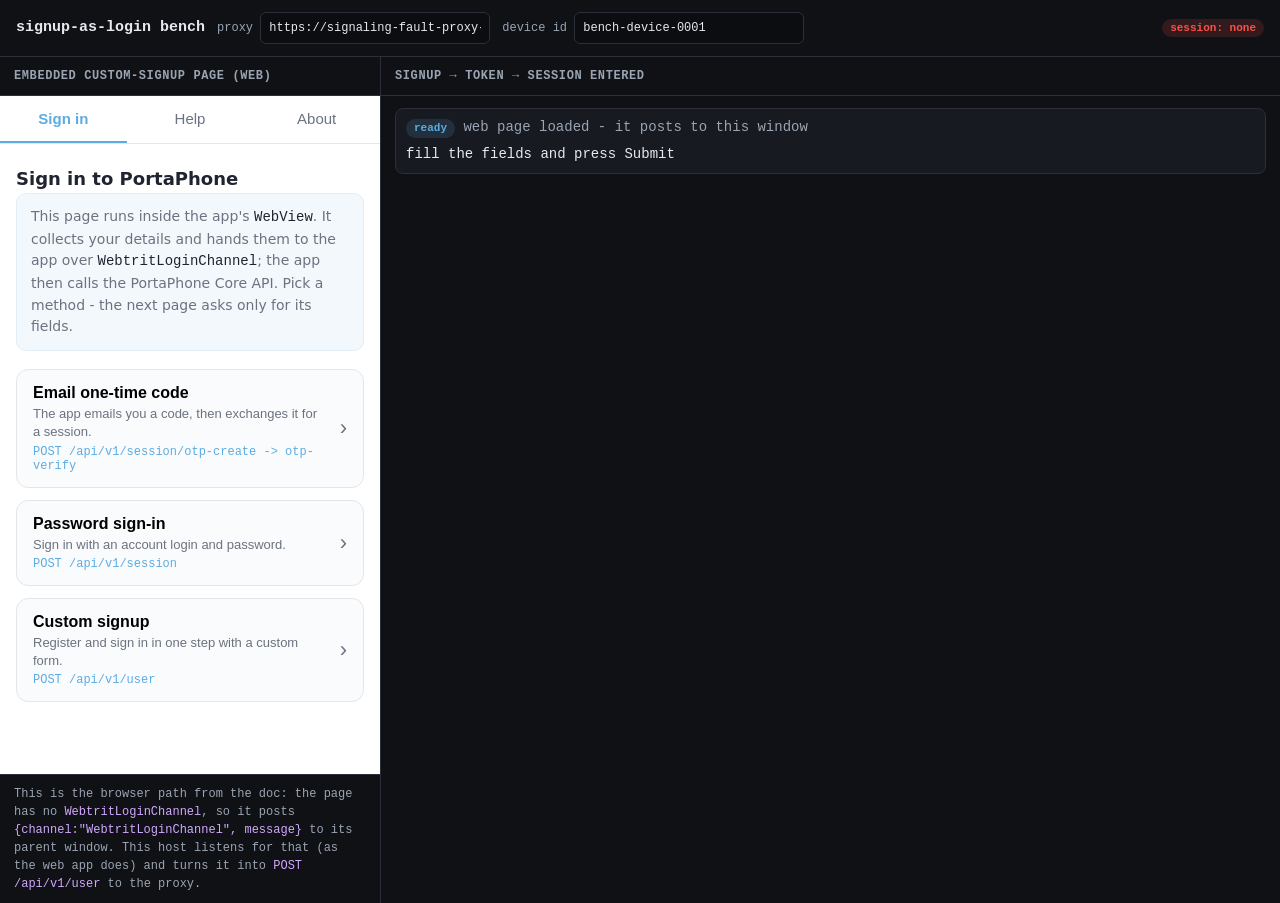
<file: testbench/client.html>
<!DOCTYPE html>
<html lang="en">
<head>
<meta charset="UTF-8">
<meta name="viewport" content="width=device-width, initial-scale=1.0">
<title>signup-as-login bench</title>
<style>
  :root { --bg:#0f1115; --panel:#171a21; --line:#2a2f3a; --fg:#e6e9ef; --muted:#9aa4b2;
          --ok:#3fb950; --err:#f85149; --accent:#5CACE3; }
  * { box-sizing: border-box; }
  body { margin:0; font:14px/1.5 ui-monospace,SFMono-Regular,Menlo,monospace; background:var(--bg); color:var(--fg); }
  header { padding:12px 16px; border-bottom:1px solid var(--line); display:flex; gap:12px; align-items:center; flex-wrap:wrap; }
  header h1 { font-size:15px; margin:0; font-weight:600; }
  header label { color:var(--muted); font-size:12px; }
  header input { background:#0b0d11; color:var(--fg); border:1px solid var(--line); border-radius:6px; padding:6px 8px; font:inherit; min-width:230px; }
  main { display:grid; grid-template-columns:380px 1fr; gap:0; height:calc(100vh - 54px); }
  @media (max-width:760px){ main{ grid-template-columns:1fr; height:auto; } }
  .pane { min-height:0; display:flex; flex-direction:column; }
  .pane + .pane { border-left:1px solid var(--line); }
  .pane h2 { font-size:12px; text-transform:uppercase; letter-spacing:.05em; color:var(--muted); margin:0; padding:10px 14px; border-bottom:1px solid var(--line); }
  iframe { flex:1; width:100%; border:0; background:#fff; min-height:520px; }
  #log { flex:1; overflow:auto; margin:0; padding:12px 14px; white-space:pre-wrap; word-break:break-word; }
  .row { padding:8px 10px; border:1px solid var(--line); border-radius:8px; margin-bottom:10px; background:var(--panel); }
  .row .k { color:var(--muted); }
  .tag { display:inline-block; padding:1px 8px; border-radius:999px; font-size:11px; font-weight:600; }
  .tag.send { background:rgba(92,172,227,.15); color:var(--accent); }
  .tag.ok { background:rgba(63,185,80,.15); color:var(--ok); }
  .tag.err { background:rgba(248,81,73,.15); color:var(--err); }
  code { color:#d2a8ff; }
  .hint { color:var(--muted); padding:10px 14px; border-top:1px solid var(--line); font-size:12px; }
</style>
</head>
<body>
<header>
  <h1>signup-as-login bench</h1>
  <label>proxy <input id="proxy" value="https://signaling-fault-proxy-serdun.fly.dev"></label>
  <label>device id <input id="device" value="bench-device-0001"></label>
  <span id="session" class="tag err" style="margin-left:auto">session: none</span>
</header>
<main>
  <section class="pane">
    <h2>embedded custom-signup page (web)</h2>
    <iframe id="page" src="embedded/custom_signup_tabs.html?localeName=en"></iframe>
    <div class="hint">This is the browser path from the doc: the page has no <code>WebtritLoginChannel</code>, so it posts <code>{channel:"WebtritLoginChannel", message}</code> to its parent window. This host listens for that (as the web app does) and turns it into <code>POST /api/v1/user</code> to the proxy.</div>
  </section>
  <section class="pane">
    <h2>signup &rarr; token &rarr; session entered</h2>
    <div id="log"></div>
  </section>
</main>

<script>
const $ = (id) => document.getElementById(id);
const log = $("log");

function card(tagClass, tagText, title, obj) {
  const row = document.createElement("div");
  row.className = "row";
  row.innerHTML =
    `<div><span class="tag ${tagClass}">${tagText}</span> <span class="k">${title}</span></div>` +
    `<pre style="margin:6px 0 0">${escapeHtml(typeof obj === "string" ? obj : JSON.stringify(obj, null, 2))}</pre>`;
  log.prepend(row);
  return row;
}
function escapeHtml(s){ return s.replace(/[&<>]/g, c => ({'&':'&amp;','<':'&lt;','>':'&gt;'}[c])); }

// The app's side of the embedded flow: receive the signup message, build the
// SessionUserCredential body the app would send, and POST it to the proxy.
async function onSignup(message) {
  let parsed;
  try { parsed = JSON.parse(message); } catch { return card("err", "bad", "unparseable channel message", message); }
  if (parsed.event !== "signup") return card("send", parsed.event || "?", "ignored channel event", parsed);

  const data = parsed.data || {};
  const tenantId = data.tenant_id;
  const base = $("proxy").value.replace(/\/$/, "");
  const url = tenantId ? `${base}/tenant/${encodeURIComponent(tenantId)}/api/v1/user`
                       : `${base}/api/v1/user`;

  // The device identity + the form data, as the app's api client sends for createUser. A real web
  // app sends type "web" with a bundle_id registered on the Core (WEBTRIT_APP_WEB_BUNDLE_ID); here
  // we use the identity the test Core already accepts so the demo completes.
  const body = { identifier: $("device").value, type: "android", ...data };

  card("send", "POST", url, body);
  let payload;
  try {
    const res = await fetch(url, {
      method: "POST",
      headers: { "content-type": "application/json" },
      body: JSON.stringify(body),
    });
    const text = await res.text();
    try { payload = JSON.parse(text); } catch { payload = text; }
    if (!(res.ok && payload && payload.token)) {
      card("err", res.status, "no token - signup was not turned into a login", payload);
      return;
    }
    card("ok", res.status, "signup returned a session token", payload);
  } catch (e) {
    return card("err", "network", "request failed (proxy up? CORS?)", String(e));
  }

  // A token is not a session yet. Enter it the way the app does right after login:
  // GET /api/v1/user with the Bearer. Only a 200 here means we are really logged in.
  await enterSession(base, tenantId, payload.token);
}

// Use the token to actually enter the session - fetch the live profile, as the app
// does with getUserInfo(token) once a login succeeds.
async function enterSession(base, tenantId, token) {
  const url = tenantId ? `${base}/tenant/${encodeURIComponent(tenantId)}/api/v1/user`
                       : `${base}/api/v1/user`;
  card("send", "GET", url + "   (Authorization: Bearer " + token + ")", "entering the session…");
  try {
    const res = await fetch(url, { headers: { authorization: "Bearer " + token } });
    const text = await res.text();
    let profile; try { profile = JSON.parse(text); } catch { profile = text; }
    if (res.ok) {
      const who = profile.email || (profile.first_name + " " + profile.last_name) || "user";
      card("ok", res.status, "LOGGED IN - session is live, this is the account behind it", profile);
      setSession(true, who);
    } else {
      card("err", res.status, "token was rejected - not logged in", profile);
      setSession(false);
    }
  } catch (e) {
    card("err", "network", "could not enter the session", String(e));
    setSession(false);
  }
}

function setSession(active, who) {
  const el = $("session");
  el.className = "tag " + (active ? "ok" : "err");
  el.textContent = active ? ("session: active (" + who + ")") : "session: none";
}

// Browser (web) path: the page has no WebtritLoginChannel, so it posts to its parent window.
// We listen for those posts, exactly as the web app does - no channel is injected.
window.addEventListener("message", (e) => {
  const d = e.data;
  if (d && d.channel === "WebtritLoginChannel" && typeof d.message === "string") onSignup(d.message);
});
$("page").addEventListener("load", () =>
  card("send", "ready", "web page loaded - it posts to this window", "fill the fields and press Submit"));
</script>
</body>
</html>
</file>
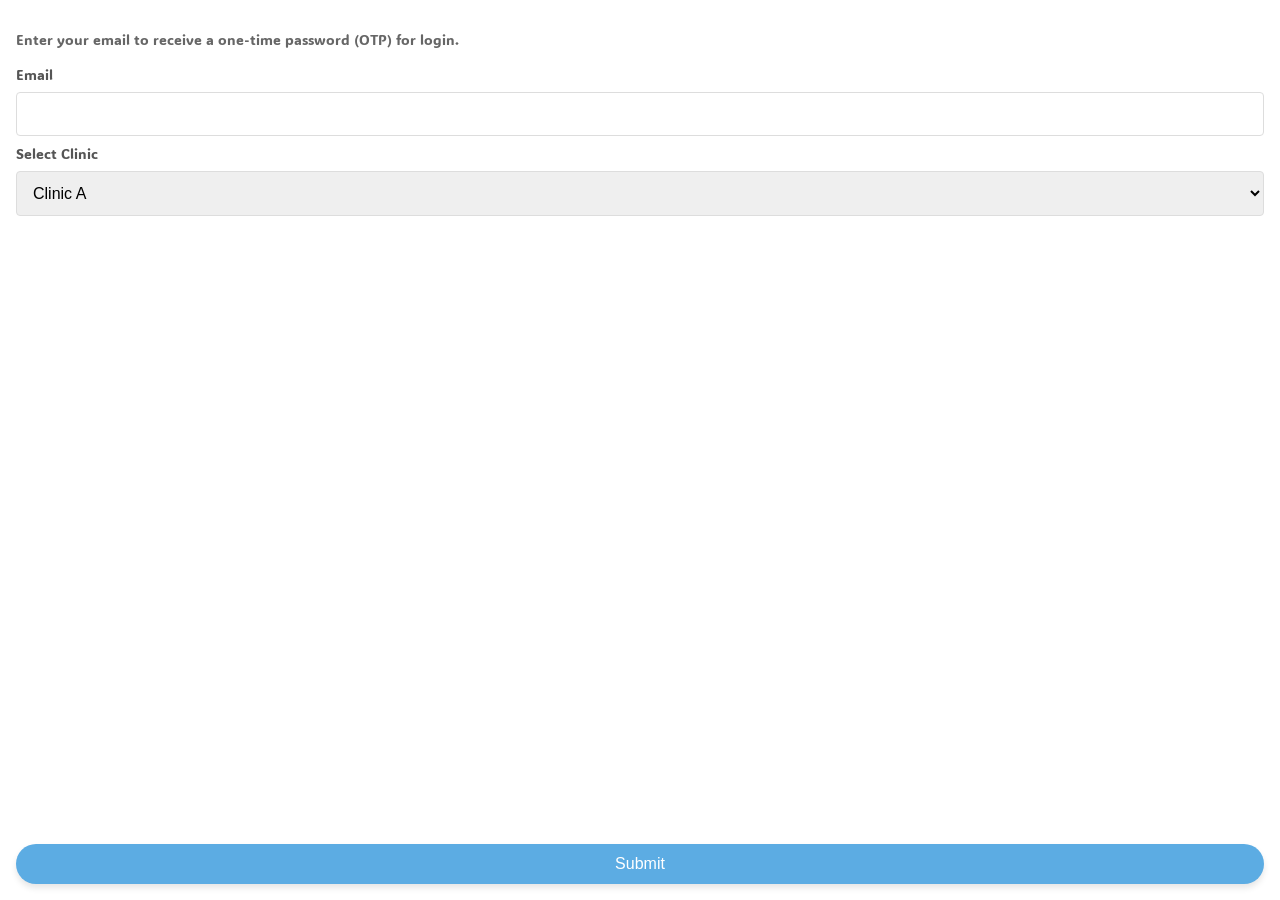
<file: testbench/embedded/custom_signup_patient.html>
<!DOCTYPE html>
<html lang="en">

<head>
    <meta charset="UTF-8">
    <meta name="viewport" content="width=device-width, initial-scale=1.0">
    <title>OTP Login</title>
    <style>
        @import url('https://fonts.googleapis.com/css2?family=ADLaM+Display&display=swap');

        body {
            font-family: 'ADLaM Display', cursive;
            display: flex;
            flex-direction: column;
            justify-content: space-between;
            min-height: 100vh;
            margin: 0;
        }

        .form-container {
            padding: 16px;
            margin-bottom: 80px;
        }

        .description {
            font-size: 14px;
            color: #666;
            margin-bottom: 16px;
        }

        .form-group {
            margin-top: 8px;
        }

        .form-group label {
            display: block;
            font-size: 14px;
            color: #555;
            margin-bottom: 8px;
        }

        .form-group input, .form-group select {
            width: 100%;
            padding: 12px;
            font-size: 16px;
            border: 1px solid #ddd;
            border-radius: 4px;
            box-sizing: border-box;
        }

        .form-group input:focus, .form-group select:focus {
            border-color: #007bff;
            outline: none;
        }

        .fixed-button {
            position: fixed;
            bottom: 16px;
            left: 16px;
            right: 16px;
            height: 40px;
            background-color: #5CACE3;
            color: white;
            font-size: 16px;
            text-align: center;
            border: none;
            border-radius: 24px;
            cursor: pointer;
            box-shadow: 0 4px 6px rgba(0, 0, 0, 0.1);
            display: flex;
            align-items: center;
            justify-content: center;
        }

        .fixed-button:disabled {
            background-color: #ddd;
            cursor: not-allowed;
        }

        .fixed-button .button-text {
            display: inline-block;
        }

        .fixed-button .spinner {
            display: none;
            width: 20px;
            height: 20px;
            border: 3px solid white;
            border-top: 3px solid #F95A14;
            border-radius: 50%;
            animation: spin 1s linear infinite;
        }

        .fixed-button.loading .button-text {
            display: none;
        }

        .fixed-button.loading .spinner {
            display: inline-block;
        }

        @keyframes spin {
            from {
                transform: rotate(0deg);
            }

            to {
                transform: rotate(360deg);
            }
        }
    </style>
</head>

<body>
<div class="form-container">
    <p class="description" id="descriptionText">
        Enter your email to receive a one-time password (OTP) for login.
    </p>
    <div class="form-group">
        <label for="email" id="emailLabel">Email</label>
        <input id="email" name="email" required>
    </div>
    <div class="form-group" style="margin-top: 8px;">
        <label for="clinic" id="clinicLabel">Select Clinic</label>
        <select id="clinic" name="clinic">
            <option value="Clinic A">Clinic A</option>
            <option value="Clinic B">Clinic B</option>
            <option value="Clinic C">Clinic C</option>
        </select>
    </div>
</div>

<button class="fixed-button" id="submitButton" onclick="handleLogin()">
    <span class="button-text" id="submitButtonText">Submit</span>
    <div class="spinner"></div>
</button>

<script>
    const translations = {
        en: {
            description: "Enter your email to receive a one-time password (OTP) for login.",
            emailLabel: "Email",
            clinicLabel: "Select Clinic",
            submitButtonText: "Submit",
            alert: "Please enter your email."
        },
        uk: {
            description: "Введіть свою електронну адресу, щоб отримати одноразовий пароль (OTP) для входу.",
            emailLabel: "Електронна пошта",
            clinicLabel: "Виберіть клініку",
            submitButtonText: "Надіслати",
            alert: "Будь ласка, введіть свою електронну адресу."
        },
        it: {
            description: "Inserisci la tua email per ricevere una password monouso (OTP) per l'accesso.",
            emailLabel: "Email",
            clinicLabel: "Seleziona Clinica",
            submitButtonText: "Invia",
            alert: "Per favore inserisci la tua email."
        }
    };

    function setLocale(locale) {
        const translation = translations[locale];
        if (!translation) return;

        document.getElementById("descriptionText").textContent = translation.description;
        document.getElementById("emailLabel").textContent = translation.emailLabel;
        document.getElementById("clinicLabel").textContent = translation.clinicLabel;
        document.getElementById("submitButtonText").textContent = translation.submitButtonText;

        window.currentLocale = locale;
    }

    function handleLogin() {
        const email = document.getElementById("email").value;
        const clinic = document.getElementById("clinic").value;

        if (!email) {
            const alertMessage = translations[window.currentLocale || "en"].alert;
            alert(alertMessage);
            return;
        }

        const json = {
            event: "signup",
            data: {
                email: email,
                clinic: clinic
            }
        };

        // In a browser (the configurator's Realtime preview) the page is an iframe with no
        // WebtritLoginChannel, so it posts to the parent window instead.
        if (window.WebtritLoginChannel) {
            WebtritLoginChannel.postMessage(JSON.stringify(json));
        } else {
            window.parent.postMessage({ channel: "WebtritLoginChannel", message: JSON.stringify(json) }, "*");
        }
    }

    setLocale("en");
</script>
</body>
</html>
</file>
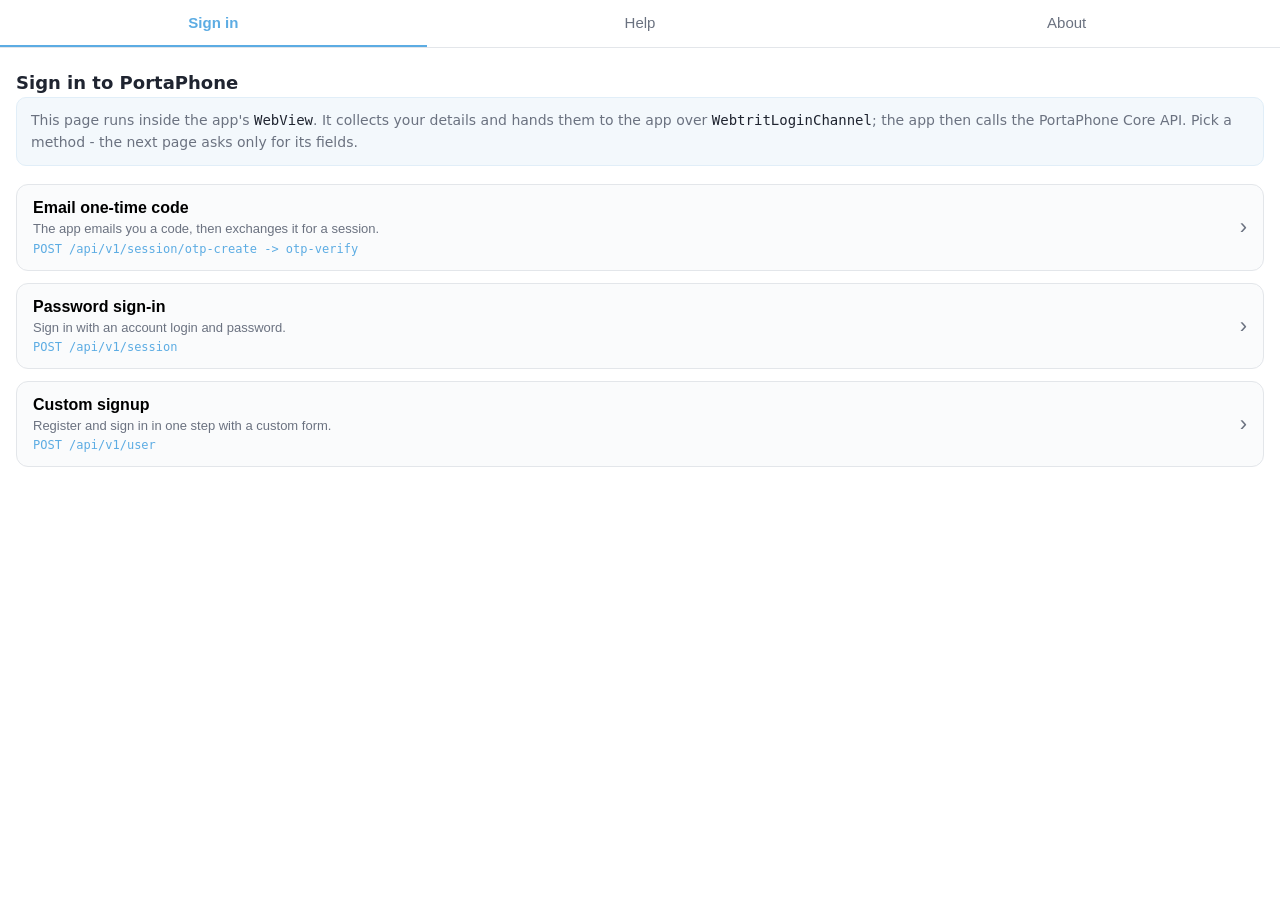
<file: testbench/embedded/custom_signup_tabs.html>
<!DOCTYPE html>
<html lang="en">
<head>
<meta charset="UTF-8">
<meta name="viewport" content="width=device-width, initial-scale=1.0, viewport-fit=cover">
<title>Custom signup</title>
<style>
  :root { --accent:#5CACE3; --accent-press:#4a97cb; --line:#e3e6ea; --muted:#6b7280; --bg:#fff; --fg:#1f2430;
          /* safe-area insets: filled from the app's onMediaQueryReady, env() is the fallback */
          --safe-top: env(safe-area-inset-top); --safe-bottom: env(safe-area-inset-bottom); }
  * { box-sizing: border-box; }
  html,body { height:100%; }
  body { margin:0; font-family:-apple-system,Segoe UI,Roboto,system-ui,sans-serif; color:var(--fg);
         background:var(--bg); display:flex; flex-direction:column; min-height:100vh; }

  .tabs { display:flex; border-bottom:1px solid var(--line); position:sticky; top:0; background:var(--bg); z-index:2;
          padding-top:var(--safe-top); }
  .tab { flex:1; padding:14px 8px; text-align:center; font-size:15px; color:var(--muted);
         background:none; border:0; border-bottom:2px solid transparent; cursor:pointer; }
  .tab.active { color:var(--accent); border-bottom-color:var(--accent); font-weight:600; }

  .page { flex:1; padding:20px 16px 96px; }
  .hidden { display:none !important; }
  h2 { font-size:18px; margin:4px 0 4px; }
  .desc { color:var(--muted); font-size:14px; margin:0 0 18px; }

  .method { width:100%; display:flex; align-items:center; gap:12px; padding:14px 16px; margin-bottom:12px;
            border:1px solid var(--line); border-radius:12px; background:#fafbfc; cursor:pointer; text-align:left; }
  .method:hover { border-color:var(--accent); }
  .method .body { display:flex; flex-direction:column; gap:3px; min-width:0; }
  .method .name { font-size:16px; font-weight:600; }
  .method .blurb { font-size:13px; color:var(--muted); line-height:1.4; }
  .method .api { font-family:ui-monospace,Menlo,monospace; font-size:12px; color:var(--accent); }
  .method .chev { margin-left:auto; color:var(--muted); font-size:22px; }

  .lead { font-size:14px; color:var(--muted); line-height:1.55; margin:0 0 18px;
          padding:12px 14px; background:#f3f8fc; border:1px solid #e1eef8; border-radius:10px; }
  .lead code { font-family:ui-monospace,Menlo,monospace; color:var(--fg); }
  .note { font-size:13px; color:var(--muted); line-height:1.5; margin:4px 0 0;
          padding:10px 12px; background:#fffaf0; border:1px solid #f1e3c4; border-radius:10px; }
  .note code { font-family:ui-monospace,Menlo,monospace; color:var(--fg); }

  .group { margin-top:14px; }
  .group label { display:block; font-size:13px; color:#555; margin-bottom:6px; }
  .group .opt { color:var(--muted); font-weight:400; }
  .group input, .group select { width:100%; padding:12px; font-size:16px; border:1px solid var(--line);
            border-radius:8px; background:#fff; }
  .group input:focus, .group select:focus { border-color:var(--accent); outline:none; }

  .back { background:none; border:0; color:var(--accent); font-size:15px; padding:0; margin-bottom:12px; cursor:pointer; }

  .fab { position:fixed; left:16px; right:16px; bottom:calc(16px + var(--safe-bottom)); height:48px; border:0; border-radius:24px;
         background:var(--accent); color:#fff; font-size:16px; cursor:pointer; display:flex; align-items:center; justify-content:center;
         box-shadow:0 6px 14px rgba(0,0,0,.15); }
  .fab:disabled { background:#cfd4da; cursor:not-allowed; }
  .fab.loading .label { visibility:hidden; }
  .fab .spin { position:absolute; width:20px; height:20px; border:3px solid rgba(255,255,255,.5); border-top-color:#fff;
               border-radius:50%; animation:spin 1s linear infinite; display:none; }
  .fab.loading .spin { display:block; }
  @keyframes spin { to { transform:rotate(360deg); } }

  .info { color:var(--muted); font-size:14px; line-height:1.6; }
  .info code { font-family:ui-monospace,Menlo,monospace; color:var(--fg); }
</style>
</head>
<body>

<div class="tabs">
  <button class="tab active" data-tab="login" id="tabLoginBtn">Sign in</button>
  <button class="tab" data-tab="help">Help</button>
  <button class="tab" data-tab="about">About</button>
</div>

<!-- Sign in tab: step 1 picks a method (a representation of the API from the web UI),
     step 2 (next page) asks that method's fields -->
<section class="page" id="tab-login">
  <div id="methods">
    <h2 id="methodsTitle">Sign in to PortaPhone</h2>
    <p class="lead" id="methodsLead">
      This page runs inside the app's <code>WebView</code>. It collects your details and hands them to
      the app over <code>WebtritLoginChannel</code>; the app then calls the PortaPhone Core API. Pick a
      method - the next page asks only for its fields.
    </p>
    <div id="methodList"></div>
  </div>

  <div id="fields" class="hidden">
    <button class="back" id="backBtn">‹ Back</button>
    <h2 id="fieldsTitle">Enter your details</h2>
    <p class="desc" id="fieldsDesc"></p>
    <div id="fieldHost"></div>
    <p class="note hidden" id="fieldsNote"></p>
    <p class="note hidden" id="signupResult" style="background:#fdecea;border-color:#f5c2c0"></p>
  </div>
</section>

<section class="page hidden" id="tab-help">
  <h2>Help</h2>
  <p class="info">A demo signup page served to the PortaPhone app's WebView. Pick a method on the first
  tab, fill the fields on the next page, and submit - the app turns it into a login through the
  signaling-fault-proxy.</p>
</section>

<section class="page hidden" id="tab-about">
  <h2>About</h2>
  <p class="info"><code>custom_signup_tabs</code> - a multi-tab, two-step embedded signup used by the
  signaling-fault-proxy bench to exercise the PortaPhone embedded login flow.</p>
</section>

<button class="fab hidden" id="submit"><span class="label" id="submitLabel">Submit</span><span class="spin"></span></button>

<script>
  const $ = (id) => document.getElementById(id);

  // Each method's fields. The proxy turns the submit into a login; Custom signup additionally lets
  // you type login/password - optional, empty means the proxy's own account.
  const METHODS = {
    email: {
      name: "Email one-time code",
      blurb: "The app emails you a code, then exchanges it for a session.",
      api: "POST /api/v1/session/otp-create -> otp-verify",
      title: "Email login", desc: "Enter the email the code is sent to.",
      fields: [{ name: "email", label: "Email", type: "email", required: true, value: "demo@bench.local" }],
    },
    passwordSignin: {
      name: "Password sign-in",
      blurb: "Sign in with an account login and password.",
      api: "POST /api/v1/session",
      title: "Password sign-in", desc: "Enter your login and password.",
      fields: [{ name: "login", label: "Login", type: "text", required: true, value: "111000333" },
               { name: "password", label: "Password", type: "password", required: true }],
    },
    custom: {
      name: "Custom signup",
      blurb: "Register and sign in in one step with a custom form.",
      api: "POST /api/v1/user",
      title: "Custom signup", desc: "These predefined fields go to the signup.",
      fields: [{ name: "email", label: "Email", type: "email", required: true, value: "demo@bench.local" },
               { name: "full_name", label: "Full name", type: "text", value: "Test User" },
               { name: "clinic", label: "Clinic", type: "select", options: ["Clinic A", "Clinic B", "Clinic C"] },
               { name: "login", label: "Login", type: "text", required: true, value: "111000333" },
               { name: "password", label: "Password", type: "password", required: true }],
      note: "The proxy holds no account - it signs in as the login and password you enter here. They " +
            "go to <code>POST /api/v1/user</code>, which the proxy turns into a login as this account.",
    },
  };

  // Render the method cards from the data: name + explanation + the API call each represents.
  const list = $("methodList");
  for (const [key, m] of Object.entries(METHODS)) {
    const b = document.createElement("button");
    b.className = "method"; b.dataset.method = key;
    b.id = "method-" + key; // a stable id: the app's WebView shows it as the node's resource-id
    b.innerHTML =
      `<span class="body"><span class="name">${m.name}</span>` +
      `<span class="blurb">${m.blurb}</span><span class="api">${m.api}</span></span>` +
      `<span class="chev">›</span>`;
    b.addEventListener("click", () => openFields(key));
    list.appendChild(b);
  }

  let current = null; // the chosen method key

  // --- tabs ---
  document.querySelectorAll(".tab").forEach((t) => t.addEventListener("click", () => selectTab(t.dataset.tab)));
  function selectTab(name) {
    document.querySelectorAll(".tab").forEach((t) => t.classList.toggle("active", t.dataset.tab === name));
    for (const p of ["login", "help", "about"]) $("tab-" + p).classList.toggle("hidden", p !== name);
    $("submit").classList.toggle("hidden", !(name === "login" && current));
  }

  // --- step 1 -> step 2 (method cards are wired to openFields above) ---
  function openFields(method) {
    current = method;
    const m = METHODS[method];
    $("fieldsTitle").textContent = m.title;
    $("fieldsDesc").textContent = m.desc;
    const host = $("fieldHost");
    host.innerHTML = "";
    for (const f of m.fields) {
      const g = document.createElement("div"); g.className = "group";
      const lab = document.createElement("label"); lab.htmlFor = "f_" + f.name;
      lab.textContent = f.label;
      if (f.optional) { const s = document.createElement("span"); s.className = "opt"; s.textContent = " - optional"; lab.appendChild(s); }
      g.appendChild(lab);
      let input;
      if (f.type === "select") {
        input = document.createElement("select");
        for (const o of f.options) { const opt = document.createElement("option"); opt.value = o; opt.textContent = o; input.appendChild(opt); }
      } else {
        input = document.createElement("input"); input.type = f.type;
        input.autocomplete = "off"; input.autocapitalize = "none"; input.spellcheck = false;
        if (f.value) input.value = f.value;  // prefill so you don't have to type
      }
      input.id = "f_" + f.name; input.name = f.name;
      g.appendChild(input); host.appendChild(g);
    }
    const note = $("fieldsNote");
    if (m.note) { note.innerHTML = m.note; note.classList.remove("hidden"); }
    else { note.classList.add("hidden"); }
    $("methods").classList.add("hidden");
    $("fields").classList.remove("hidden");
    $("submit").classList.remove("hidden");
  }

  $("backBtn").addEventListener("click", () => {
    current = null;
    $("fields").classList.add("hidden");
    $("methods").classList.remove("hidden");
    $("submit").classList.add("hidden");
  });

  // --- submit -> hand the data to the app; empty optional fields are left out ---
  $("submit").addEventListener("click", () => {
    const m = METHODS[current];
    const data = { method: current };
    for (const f of m.fields) {
      const v = $("f_" + f.name).value;
      if (f.required && !v) { $("f_" + f.name).focus(); return; }
      if (v || !f.optional) data[f.name] = v;   // omit empty optional fields (e.g. login/password)
    }
    $("signupResult").classList.add("hidden");
    $("submit").classList.add("loading"); $("submit").disabled = true;
    WebtritLoginChannel.postMessage(JSON.stringify({ event: "signup", data }));
  });

  // The app answers a signup that ended without a session (signupEndStrategy: notify).
  const REASONS = {
    device_limit: "This account is signed in on as many devices as it is allowed.",
    device_switch_limit: "This account has run out of new devices for now.",
    request_failed: "The sign-in failed. Try again.",
    unsupported_backend: "This server is not supported by the app.",
  };
  window.onWebTritResult = function (result) {
    if (!result || result.channel !== "WebtritLoginChannel" || result.event !== "signup") return;
    $("submit").classList.remove("loading"); $("submit").disabled = false;
    const box = $("signupResult");
    box.textContent = REASONS[result && result.reason] || REASONS.request_failed;
    box.classList.remove("hidden");
  };

  // The app injects safe-area insets (and theme) through this on load and on rotation.
  // Values are logical pixels, which map straight to CSS px.
  window.onMediaQueryReady = function (m) {
    if (!m) return;
    const root = document.documentElement.style;
    if (typeof m.topSafeInset === "number") root.setProperty("--safe-top", m.topSafeInset + "px");
    if (typeof m.bottomSafeInset === "number") root.setProperty("--safe-bottom", m.bottomSafeInset + "px");
    if (m.brightness) document.documentElement.dataset.brightness = m.brightness;
  };

  // The app calls this after load with { locale }.
  const I18N = {
    en: { methodsTitle: "Sign in to PortaPhone", submit: "Submit" },
    uk: { methodsTitle: "Вхід у PortaPhone", submit: "Надіслати" },
  };
  window.initializePage = function (initData) {
    const t = I18N[(initData && initData.locale) || "en"]; if (!t) return;
    $("methodsTitle").textContent = t.methodsTitle;
    $("submitLabel").textContent = t.submit;
  };

  // In a browser the app cannot call initializePage; it puts the locale in the address instead.
  const localeName = new URLSearchParams(location.search).get("localeName");
  if (localeName) window.initializePage({ locale: localeName.split(/[-_]/)[0] });
</script>
</body>
</html>
</file>
